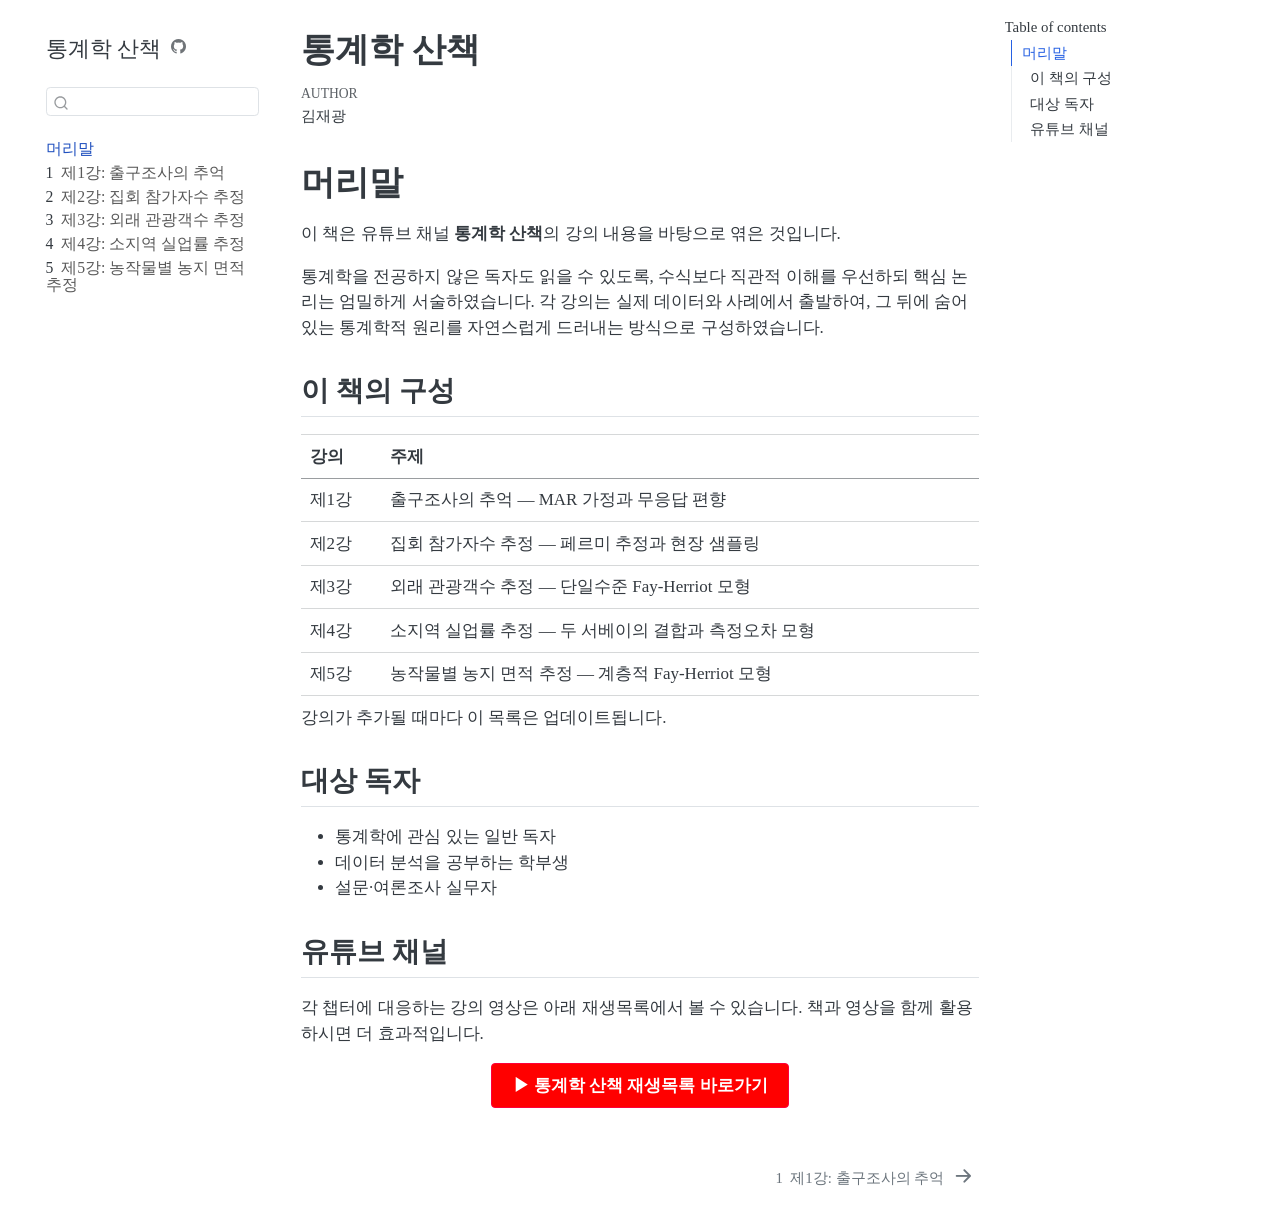
<file: docs/index.html>
<!DOCTYPE html>
<html xmlns="http://www.w3.org/1999/xhtml" lang="en" xml:lang="en"><head>

<meta charset="utf-8">
<meta name="generator" content="quarto-1.9.36">

<meta name="viewport" content="width=device-width, initial-scale=1.0, user-scalable=yes">

<meta name="author" content="김재광">

<title>통계학 산책</title>
<style>
/* Default styles provided by pandoc.
** See https://pandoc.org/MANUAL.html#variables-for-html for config info.
*/
code{white-space: pre-wrap;}
span.smallcaps{font-variant: small-caps;}
div.columns{display: flex; gap: min(4vw, 1.5em);}
div.column{flex: auto; overflow-x: auto;}
div.hanging-indent{margin-left: 1.5em; text-indent: -1.5em;}
ul.task-list{list-style: none;}
ul.task-list li input[type="checkbox"] {
  width: 0.8em;
  margin: 0 0.8em 0.2em -1em; /* quarto-specific, see https://github.com/quarto-dev/quarto-cli/issues/4556 */ 
  vertical-align: middle;
}
</style>


<script src="site_libs/quarto-nav/quarto-nav.js"></script>
<script src="site_libs/quarto-nav/headroom.min.js"></script>
<script src="site_libs/clipboard/clipboard.min.js"></script>
<script src="site_libs/quarto-search/autocomplete.umd.js"></script>
<script src="site_libs/quarto-search/fuse.min.js"></script>
<script src="site_libs/quarto-search/quarto-search.js"></script>
<meta name="quarto:offset" content="./">
<link href="./week1.html" rel="next">
<script src="site_libs/quarto-html/quarto.js" type="module"></script>
<script src="site_libs/quarto-html/tabsets/tabsets.js" type="module"></script>
<script src="site_libs/quarto-html/popper.min.js"></script>
<script src="site_libs/quarto-html/tippy.umd.min.js"></script>
<script src="site_libs/quarto-html/anchor.min.js"></script>
<link href="site_libs/quarto-html/tippy.css" rel="stylesheet">
<link href="site_libs/quarto-html/quarto-syntax-highlighting-a06763021a52c43c40a351ac8b799b8f.css" rel="stylesheet" id="quarto-text-highlighting-styles">
<script src="site_libs/bootstrap/bootstrap.min.js"></script>
<link href="site_libs/bootstrap/bootstrap-icons.css" rel="stylesheet">
<link href="site_libs/bootstrap/bootstrap-60285be937bdc84707718eef6d469735.min.css" rel="stylesheet" append-hash="true" id="quarto-bootstrap" data-mode="light">
<script id="quarto-search-options" type="application/json">{
  "location": "sidebar",
  "copy-button": false,
  "collapse-after": 3,
  "panel-placement": "start",
  "type": "textbox",
  "limit": 50,
  "keyboard-shortcut": [
    "f",
    "/",
    "s"
  ],
  "show-item-context": false,
  "language": {
    "search-no-results-text": "No results",
    "search-matching-documents-text": "matching documents",
    "search-copy-link-title": "Copy link to search",
    "search-hide-matches-text": "Hide additional matches",
    "search-more-match-text": "more match in this document",
    "search-more-matches-text": "more matches in this document",
    "search-clear-button-title": "Clear",
    "search-text-placeholder": "",
    "search-detached-cancel-button-title": "Cancel",
    "search-submit-button-title": "Submit",
    "search-label": "Search"
  }
}</script>


</head>

<body class="nav-sidebar floating quarto-light">

<div id="quarto-search-results"></div>
  <header id="quarto-header" class="headroom fixed-top">
  <nav class="quarto-secondary-nav">
    <div class="container-fluid d-flex">
      <button type="button" class="quarto-btn-toggle btn" data-bs-toggle="collapse" role="button" data-bs-target=".quarto-sidebar-collapse-item" aria-controls="quarto-sidebar" aria-expanded="false" aria-label="Toggle sidebar navigation" onclick="if (window.quartoToggleHeadroom) { window.quartoToggleHeadroom(); }">
        <i class="bi bi-layout-text-sidebar-reverse"></i>
      </button>
        <nav class="quarto-page-breadcrumbs" aria-label="breadcrumb"><ol class="breadcrumb"><li class="breadcrumb-item"><a href="./index.html">머리말</a></li></ol></nav>
        <a class="flex-grow-1" role="navigation" data-bs-toggle="collapse" data-bs-target=".quarto-sidebar-collapse-item" aria-controls="quarto-sidebar" aria-expanded="false" aria-label="Toggle sidebar navigation" onclick="if (window.quartoToggleHeadroom) { window.quartoToggleHeadroom(); }">      
        </a>
      <button type="button" class="btn quarto-search-button" aria-label="Search" onclick="window.quartoOpenSearch();">
        <i class="bi bi-search"></i>
      </button>
    </div>
  </nav>
</header>
<!-- content -->
<div id="quarto-content" class="quarto-container page-columns page-rows-contents page-layout-article">
<!-- sidebar -->
  <nav id="quarto-sidebar" class="sidebar collapse collapse-horizontal quarto-sidebar-collapse-item sidebar-navigation floating overflow-auto">
    <div class="pt-lg-2 mt-2 text-left sidebar-header">
    <div class="sidebar-title mb-0 py-0">
      <a href="./">통계학 산책</a> 
        <div class="sidebar-tools-main">
    <a href="https://github.com/kim00020/stat-story" title="Source Code" class="quarto-navigation-tool px-1" aria-label="Source Code"><i class="bi bi-github"></i></a>
</div>
    </div>
      </div>
        <div class="mt-2 flex-shrink-0 align-items-center">
        <div class="sidebar-search">
        <div id="quarto-search" class="" title="Search"></div>
        </div>
        </div>
    <div class="sidebar-menu-container"> 
    <ul class="list-unstyled mt-1">
        <li class="sidebar-item">
  <div class="sidebar-item-container"> 
  <a href="./index.html" class="sidebar-item-text sidebar-link active">
 <span class="menu-text">머리말</span></a>
  </div>
</li>
        <li class="sidebar-item">
  <div class="sidebar-item-container"> 
  <a href="./week1.html" class="sidebar-item-text sidebar-link">
 <span class="menu-text"><span class="chapter-number">1</span>&nbsp; <span class="chapter-title">제1강: 출구조사의 추억</span></span></a>
  </div>
</li>
        <li class="sidebar-item">
  <div class="sidebar-item-container"> 
  <a href="./week2.html" class="sidebar-item-text sidebar-link">
 <span class="menu-text"><span class="chapter-number">2</span>&nbsp; <span class="chapter-title">제2강: 집회 참가자수 추정</span></span></a>
  </div>
</li>
        <li class="sidebar-item">
  <div class="sidebar-item-container"> 
  <a href="./week3.html" class="sidebar-item-text sidebar-link">
 <span class="menu-text"><span class="chapter-number">3</span>&nbsp; <span class="chapter-title">제3강: 외래 관광객수 추정</span></span></a>
  </div>
</li>
        <li class="sidebar-item">
  <div class="sidebar-item-container"> 
  <a href="./week4.html" class="sidebar-item-text sidebar-link">
 <span class="menu-text"><span class="chapter-number">4</span>&nbsp; <span class="chapter-title">제4강: 소지역 실업률 추정</span></span></a>
  </div>
</li>
        <li class="sidebar-item">
  <div class="sidebar-item-container"> 
  <a href="./week5.html" class="sidebar-item-text sidebar-link">
 <span class="menu-text"><span class="chapter-number">5</span>&nbsp; <span class="chapter-title">제5강: 농작물별 농지 면적 추정</span></span></a>
  </div>
</li>
    </ul>
    </div>
</nav>
<div id="quarto-sidebar-glass" class="quarto-sidebar-collapse-item" data-bs-toggle="collapse" data-bs-target=".quarto-sidebar-collapse-item"></div>
<!-- margin-sidebar -->
    <div id="quarto-margin-sidebar" class="sidebar margin-sidebar">
        <nav id="TOC" role="doc-toc" class="toc-active">
    <h2 id="toc-title">Table of contents</h2>
   
  <ul>
  <li><a href="#머리말" id="toc-머리말" class="nav-link active" data-scroll-target="#머리말">머리말</a>
  <ul class="collapse">
  <li><a href="#이-책의-구성" id="toc-이-책의-구성" class="nav-link" data-scroll-target="#이-책의-구성">이 책의 구성</a></li>
  <li><a href="#대상-독자" id="toc-대상-독자" class="nav-link" data-scroll-target="#대상-독자">대상 독자</a></li>
  <li><a href="#유튜브-채널" id="toc-유튜브-채널" class="nav-link" data-scroll-target="#유튜브-채널">유튜브 채널</a></li>
  </ul></li>
  </ul>
</nav>
    </div>
<!-- main -->
<main class="content" id="quarto-document-content">

<header id="title-block-header" class="quarto-title-block default">
<div class="quarto-title">
<h1 class="title">통계학 산책</h1>
</div>



<div class="quarto-title-meta">

    <div>
    <div class="quarto-title-meta-heading">Author</div>
    <div class="quarto-title-meta-contents">
             <p>김재광 </p>
          </div>
  </div>
    
  
    
  </div>
  


</header>


<section id="머리말" class="level1 unnumbered">
<h1 class="unnumbered">머리말</h1>
<p>이 책은 유튜브 채널 <strong>통계학 산책</strong>의 강의 내용을 바탕으로 엮은 것입니다.</p>
<p>통계학을 전공하지 않은 독자도 읽을 수 있도록, 수식보다 직관적 이해를 우선하되 핵심 논리는 엄밀하게 서술하였습니다. 각 강의는 실제 데이터와 사례에서 출발하여, 그 뒤에 숨어 있는 통계학적 원리를 자연스럽게 드러내는 방식으로 구성하였습니다.</p>
<section id="이-책의-구성" class="level2 unnumbered">
<h2 class="unnumbered anchored" data-anchor-id="이-책의-구성">이 책의 구성</h2>
<table class="caption-top table">
<thead>
<tr class="header">
<th>강의</th>
<th>주제</th>
</tr>
</thead>
<tbody>
<tr class="odd">
<td>제1강</td>
<td>출구조사의 추억 — MAR 가정과 무응답 편향</td>
</tr>
<tr class="even">
<td>제2강</td>
<td>집회 참가자수 추정 — 페르미 추정과 현장 샘플링</td>
</tr>
<tr class="odd">
<td>제3강</td>
<td>외래 관광객수 추정 — 단일수준 Fay-Herriot 모형</td>
</tr>
<tr class="even">
<td>제4강</td>
<td>소지역 실업률 추정 — 두 서베이의 결합과 측정오차 모형</td>
</tr>
<tr class="odd">
<td>제5강</td>
<td>농작물별 농지 면적 추정 — 계층적 Fay-Herriot 모형</td>
</tr>
</tbody>
</table>
<p>강의가 추가될 때마다 이 목록은 업데이트됩니다.</p>
</section>
<section id="대상-독자" class="level2 unnumbered">
<h2 class="unnumbered anchored" data-anchor-id="대상-독자">대상 독자</h2>
<ul>
<li>통계학에 관심 있는 일반 독자</li>
<li>데이터 분석을 공부하는 학부생</li>
<li>설문·여론조사 실무자</li>
</ul>
</section>
<section id="유튜브-채널" class="level2 unnumbered">
<h2 class="unnumbered anchored" data-anchor-id="유튜브-채널">유튜브 채널</h2>
<p>각 챕터에 대응하는 강의 영상은 아래 재생목록에서 볼 수 있습니다. 책과 영상을 함께 활용하시면 더 효과적입니다.</p>
<div style="text-align: center; margin: 1em 0;">
<p><a href="https://youtube.com/playlist?list=PLpX4d5n0gRfQe0RpCR-jH8b4o0iHPeXaa&amp;si=4MVFil9Cb7rMbr6n" class="btn btn-danger" target="_blank" style="background-color: #FF0000; color: white; padding: 0.5em 1.2em; border-radius: 4px; text-decoration: none; font-weight: bold;">▶ 통계학 산책 재생목록 바로가기</a></p>
</div>


</section>
</section>

</main> <!-- /main -->
<script id="quarto-html-after-body" type="application/javascript">
  window.document.addEventListener("DOMContentLoaded", function (event) {
    const icon = "";
    const anchorJS = new window.AnchorJS();
    anchorJS.options = {
      placement: 'right',
      icon: icon
    };
    anchorJS.add('.anchored');
    const isCodeAnnotation = (el) => {
      for (const clz of el.classList) {
        if (clz.startsWith('code-annotation-')) {                     
          return true;
        }
      }
      return false;
    }
    const onCopySuccess = function(e) {
      // button target
      const button = e.trigger;
      // don't keep focus
      button.blur();
      // flash "checked"
      button.classList.add('code-copy-button-checked');
      var currentTitle = button.getAttribute("title");
      button.setAttribute("title", "Copied!");
      let tooltip;
      if (window.bootstrap) {
        button.setAttribute("data-bs-toggle", "tooltip");
        button.setAttribute("data-bs-placement", "left");
        button.setAttribute("data-bs-title", "Copied!");
        tooltip = new bootstrap.Tooltip(button, 
          { trigger: "manual", 
            customClass: "code-copy-button-tooltip",
            offset: [0, -8]});
        tooltip.show();    
      }
      setTimeout(function() {
        if (tooltip) {
          tooltip.hide();
          button.removeAttribute("data-bs-title");
          button.removeAttribute("data-bs-toggle");
          button.removeAttribute("data-bs-placement");
        }
        button.setAttribute("title", currentTitle);
        button.classList.remove('code-copy-button-checked');
      }, 1000);
      // clear code selection
      e.clearSelection();
    }
    const getTextToCopy = function(trigger) {
      const outerScaffold = trigger.parentElement.cloneNode(true);
      const codeEl = outerScaffold.querySelector('code');
      for (const childEl of codeEl.children) {
        if (isCodeAnnotation(childEl)) {
          childEl.remove();
        }
      }
      return codeEl.innerText;
    }
    const clipboard = new window.ClipboardJS('.code-copy-button:not([data-in-quarto-modal])', {
      text: getTextToCopy
    });
    clipboard.on('success', onCopySuccess);
    if (window.document.getElementById('quarto-embedded-source-code-modal')) {
      const clipboardModal = new window.ClipboardJS('.code-copy-button[data-in-quarto-modal]', {
        text: getTextToCopy,
        container: window.document.getElementById('quarto-embedded-source-code-modal')
      });
      clipboardModal.on('success', onCopySuccess);
    }
      var localhostRegex = new RegExp(/^(?:http|https):\/\/localhost\:?[0-9]*\//);
      var mailtoRegex = new RegExp(/^mailto:/);
        var filterRegex = new RegExp('/' + window.location.host + '/');
      var isInternal = (href) => {
          return filterRegex.test(href) || localhostRegex.test(href) || mailtoRegex.test(href);
      }
      // Inspect non-navigation links and adorn them if external
     var links = window.document.querySelectorAll('a[href]:not(.nav-link):not(.navbar-brand):not(.toc-action):not(.sidebar-link):not(.sidebar-item-toggle):not(.pagination-link):not(.no-external):not([aria-hidden]):not(.dropdown-item):not(.quarto-navigation-tool):not(.about-link)');
      for (var i=0; i<links.length; i++) {
        const link = links[i];
        if (!isInternal(link.href)) {
          // undo the damage that might have been done by quarto-nav.js in the case of
          // links that we want to consider external
          if (link.dataset.originalHref !== undefined) {
            link.href = link.dataset.originalHref;
          }
        }
      }
    function tippyHover(el, contentFn, onTriggerFn, onUntriggerFn) {
      const config = {
        allowHTML: true,
        maxWidth: 500,
        delay: 100,
        arrow: false,
        appendTo: function(el) {
            return el.parentElement;
        },
        interactive: true,
        interactiveBorder: 10,
        theme: 'quarto',
        placement: 'bottom-start',
      };
      if (contentFn) {
        config.content = contentFn;
      }
      if (onTriggerFn) {
        config.onTrigger = onTriggerFn;
      }
      if (onUntriggerFn) {
        config.onUntrigger = onUntriggerFn;
      }
      window.tippy(el, config); 
    }
    const noterefs = window.document.querySelectorAll('a[role="doc-noteref"]');
    for (var i=0; i<noterefs.length; i++) {
      const ref = noterefs[i];
      tippyHover(ref, function() {
        // use id or data attribute instead here
        let href = ref.getAttribute('data-footnote-href') || ref.getAttribute('href');
        try { href = new URL(href).hash; } catch {}
        const id = href.replace(/^#\/?/, "");
        const note = window.document.getElementById(id);
        if (note) {
          return note.innerHTML;
        } else {
          return "";
        }
      });
    }
    const xrefs = window.document.querySelectorAll('a.quarto-xref');
    const processXRef = (id, note) => {
      // Strip column container classes
      const stripColumnClz = (el) => {
        el.classList.remove("page-full", "page-columns");
        if (el.children) {
          for (const child of el.children) {
            stripColumnClz(child);
          }
        }
      }
      stripColumnClz(note)
      if (id === null || id.startsWith('sec-')) {
        // Special case sections, only their first couple elements
        const container = document.createElement("div");
        if (note.children && note.children.length > 2) {
          container.appendChild(note.children[0].cloneNode(true));
          for (let i = 1; i < note.children.length; i++) {
            const child = note.children[i];
            if (child.tagName === "P" && child.innerText === "") {
              continue;
            } else {
              container.appendChild(child.cloneNode(true));
              break;
            }
          }
          if (window.Quarto?.typesetMath) {
            window.Quarto.typesetMath(container);
          }
          return container.innerHTML
        } else {
          if (window.Quarto?.typesetMath) {
            window.Quarto.typesetMath(note);
          }
          return note.innerHTML;
        }
      } else {
        // Remove any anchor links if they are present
        const anchorLink = note.querySelector('a.anchorjs-link');
        if (anchorLink) {
          anchorLink.remove();
        }
        if (window.Quarto?.typesetMath) {
          window.Quarto.typesetMath(note);
        }
        if (note.classList.contains("callout")) {
          return note.outerHTML;
        } else {
          return note.innerHTML;
        }
      }
    }
    for (var i=0; i<xrefs.length; i++) {
      const xref = xrefs[i];
      tippyHover(xref, undefined, function(instance) {
        instance.disable();
        let url = xref.getAttribute('href');
        let hash = undefined; 
        if (url.startsWith('#')) {
          hash = url;
        } else {
          try { hash = new URL(url).hash; } catch {}
        }
        if (hash) {
          const id = hash.replace(/^#\/?/, "");
          const note = window.document.getElementById(id);
          if (note !== null) {
            try {
              const html = processXRef(id, note.cloneNode(true));
              instance.setContent(html);
            } finally {
              instance.enable();
              instance.show();
            }
          } else {
            // See if we can fetch this
            fetch(url.split('#')[0])
            .then(res => res.text())
            .then(html => {
              const parser = new DOMParser();
              const htmlDoc = parser.parseFromString(html, "text/html");
              const note = htmlDoc.getElementById(id);
              if (note !== null) {
                const html = processXRef(id, note);
                instance.setContent(html);
              } 
            }).finally(() => {
              instance.enable();
              instance.show();
            });
          }
        } else {
          // See if we can fetch a full url (with no hash to target)
          // This is a special case and we should probably do some content thinning / targeting
          fetch(url)
          .then(res => res.text())
          .then(html => {
            const parser = new DOMParser();
            const htmlDoc = parser.parseFromString(html, "text/html");
            const note = htmlDoc.querySelector('main.content');
            if (note !== null) {
              // This should only happen for chapter cross references
              // (since there is no id in the URL)
              // remove the first header
              if (note.children.length > 0 && note.children[0].tagName === "HEADER") {
                note.children[0].remove();
              }
              const html = processXRef(null, note);
              instance.setContent(html);
            } 
          }).finally(() => {
            instance.enable();
            instance.show();
          });
        }
      }, function(instance) {
      });
    }
        let selectedAnnoteEl;
        const selectorForAnnotation = ( cell, annotation) => {
          let cellAttr = 'data-code-cell="' + cell + '"';
          let lineAttr = 'data-code-annotation="' +  annotation + '"';
          const selector = 'span[' + cellAttr + '][' + lineAttr + ']';
          return selector;
        }
        const selectCodeLines = (annoteEl) => {
          const doc = window.document;
          const targetCell = annoteEl.getAttribute("data-target-cell");
          const targetAnnotation = annoteEl.getAttribute("data-target-annotation");
          const annoteSpan = window.document.querySelector(selectorForAnnotation(targetCell, targetAnnotation));
          const lines = annoteSpan.getAttribute("data-code-lines").split(",");
          const lineIds = lines.map((line) => {
            return targetCell + "-" + line;
          })
          let top = null;
          let height = null;
          let parent = null;
          if (lineIds.length > 0) {
              //compute the position of the single el (top and bottom and make a div)
              const el = window.document.getElementById(lineIds[0]);
              top = el.offsetTop;
              height = el.offsetHeight;
              parent = el.parentElement.parentElement;
            if (lineIds.length > 1) {
              const lastEl = window.document.getElementById(lineIds[lineIds.length - 1]);
              const bottom = lastEl.offsetTop + lastEl.offsetHeight;
              height = bottom - top;
            }
            if (top !== null && height !== null && parent !== null) {
              // cook up a div (if necessary) and position it 
              let div = window.document.getElementById("code-annotation-line-highlight");
              if (div === null) {
                div = window.document.createElement("div");
                div.setAttribute("id", "code-annotation-line-highlight");
                div.style.position = 'absolute';
                parent.appendChild(div);
              }
              div.style.top = top - 2 + "px";
              div.style.height = height + 4 + "px";
              div.style.left = 0;
              let gutterDiv = window.document.getElementById("code-annotation-line-highlight-gutter");
              if (gutterDiv === null) {
                gutterDiv = window.document.createElement("div");
                gutterDiv.setAttribute("id", "code-annotation-line-highlight-gutter");
                gutterDiv.style.position = 'absolute';
                const codeCell = window.document.getElementById(targetCell);
                const gutter = codeCell.querySelector('.code-annotation-gutter');
                gutter.appendChild(gutterDiv);
              }
              gutterDiv.style.top = top - 2 + "px";
              gutterDiv.style.height = height + 4 + "px";
            }
            selectedAnnoteEl = annoteEl;
          }
        };
        const unselectCodeLines = () => {
          const elementsIds = ["code-annotation-line-highlight", "code-annotation-line-highlight-gutter"];
          elementsIds.forEach((elId) => {
            const div = window.document.getElementById(elId);
            if (div) {
              div.remove();
            }
          });
          selectedAnnoteEl = undefined;
        };
          // Handle positioning of the toggle
      window.addEventListener(
        "resize",
        throttle(() => {
          elRect = undefined;
          if (selectedAnnoteEl) {
            selectCodeLines(selectedAnnoteEl);
          }
        }, 10)
      );
      function throttle(fn, ms) {
      let throttle = false;
      let timer;
        return (...args) => {
          if(!throttle) { // first call gets through
              fn.apply(this, args);
              throttle = true;
          } else { // all the others get throttled
              if(timer) clearTimeout(timer); // cancel #2
              timer = setTimeout(() => {
                fn.apply(this, args);
                timer = throttle = false;
              }, ms);
          }
        };
      }
        // Attach click handler to the DT
        const annoteDls = window.document.querySelectorAll('dt[data-target-cell]');
        for (const annoteDlNode of annoteDls) {
          annoteDlNode.addEventListener('click', (event) => {
            const clickedEl = event.target;
            if (clickedEl !== selectedAnnoteEl) {
              unselectCodeLines();
              const activeEl = window.document.querySelector('dt[data-target-cell].code-annotation-active');
              if (activeEl) {
                activeEl.classList.remove('code-annotation-active');
              }
              selectCodeLines(clickedEl);
              clickedEl.classList.add('code-annotation-active');
            } else {
              // Unselect the line
              unselectCodeLines();
              clickedEl.classList.remove('code-annotation-active');
            }
          });
        }
    const findCites = (el) => {
      const parentEl = el.parentElement;
      if (parentEl) {
        const cites = parentEl.dataset.cites;
        if (cites) {
          return {
            el,
            cites: cites.split(' ')
          };
        } else {
          return findCites(el.parentElement)
        }
      } else {
        return undefined;
      }
    };
    var bibliorefs = window.document.querySelectorAll('a[role="doc-biblioref"]');
    for (var i=0; i<bibliorefs.length; i++) {
      const ref = bibliorefs[i];
      const citeInfo = findCites(ref);
      if (citeInfo) {
        tippyHover(citeInfo.el, function() {
          var popup = window.document.createElement('div');
          citeInfo.cites.forEach(function(cite) {
            var citeDiv = window.document.createElement('div');
            citeDiv.classList.add('hanging-indent');
            citeDiv.classList.add('csl-entry');
            var biblioDiv = window.document.getElementById('ref-' + cite);
            if (biblioDiv) {
              citeDiv.innerHTML = biblioDiv.innerHTML;
            }
            popup.appendChild(citeDiv);
          });
          return popup.innerHTML;
        });
      }
    }
  });
  </script>
<nav class="page-navigation">
  <div class="nav-page nav-page-previous">
  </div>
  <div class="nav-page nav-page-next">
      <a href="./week1.html" class="pagination-link" aria-label="제1강: 출구조사의 추억">
        <span class="nav-page-text"><span class="chapter-number">1</span>&nbsp; <span class="chapter-title">제1강: 출구조사의 추억</span></span> <i class="bi bi-arrow-right-short"></i>
      </a>
  </div>
</nav>
</div> <!-- /content -->




</body></html>
</file>
<file: docs/site_libs/quarto-html/tippy.css>
.tippy-box[data-animation=fade][data-state=hidden]{opacity:0}[data-tippy-root]{max-width:calc(100vw - 10px)}.tippy-box{position:relative;background-color:#333;color:#fff;border-radius:4px;font-size:14px;line-height:1.4;white-space:normal;outline:0;transition-property:transform,visibility,opacity}.tippy-box[data-placement^=top]>.tippy-arrow{bottom:0}.tippy-box[data-placement^=top]>.tippy-arrow:before{bottom:-7px;left:0;border-width:8px 8px 0;border-top-color:initial;transform-origin:center top}.tippy-box[data-placement^=bottom]>.tippy-arrow{top:0}.tippy-box[data-placement^=bottom]>.tippy-arrow:before{top:-7px;left:0;border-width:0 8px 8px;border-bottom-color:initial;transform-origin:center bottom}.tippy-box[data-placement^=left]>.tippy-arrow{right:0}.tippy-box[data-placement^=left]>.tippy-arrow:before{border-width:8px 0 8px 8px;border-left-color:initial;right:-7px;transform-origin:center left}.tippy-box[data-placement^=right]>.tippy-arrow{left:0}.tippy-box[data-placement^=right]>.tippy-arrow:before{left:-7px;border-width:8px 8px 8px 0;border-right-color:initial;transform-origin:center right}.tippy-box[data-inertia][data-state=visible]{transition-timing-function:cubic-bezier(.54,1.5,.38,1.11)}.tippy-arrow{width:16px;height:16px;color:#333}.tippy-arrow:before{content:"";position:absolute;border-color:transparent;border-style:solid}.tippy-content{position:relative;padding:5px 9px;z-index:1}
</file>
<file: docs/site_libs/quarto-html/quarto-syntax-highlighting-a06763021a52c43c40a351ac8b799b8f.css>
/* quarto syntax highlight colors */
:root {
  --quarto-hl-al-color: #ff5555;
  --quarto-hl-an-color: #6a737d;
  --quarto-hl-at-color: #d73a49;
  --quarto-hl-bn-color: #005cc5;
  --quarto-hl-bu-color: #d73a49;
  --quarto-hl-ch-color: #032f62;
  --quarto-hl-co-color: #6a737d;
  --quarto-hl-cv-color: #6a737d;
  --quarto-hl-cn-color: #005cc5;
  --quarto-hl-cf-color: #d73a49;
  --quarto-hl-dt-color: #d73a49;
  --quarto-hl-dv-color: #005cc5;
  --quarto-hl-do-color: #6a737d;
  --quarto-hl-er-color: #ff5555;
  --quarto-hl-ex-color: #d73a49;
  --quarto-hl-fl-color: #005cc5;
  --quarto-hl-fu-color: #6f42c1;
  --quarto-hl-im-color: #032f62;
  --quarto-hl-in-color: #6a737d;
  --quarto-hl-kw-color: #d73a49;
  --quarto-hl-op-color: #24292e;
  --quarto-hl-pp-color: #d73a49;
  --quarto-hl-re-color: #6a737d;
  --quarto-hl-sc-color: #005cc5;
  --quarto-hl-ss-color: #032f62;
  --quarto-hl-st-color: #032f62;
  --quarto-hl-va-color: #e36209;
  --quarto-hl-vs-color: #032f62;
  --quarto-hl-wa-color: #ff5555;
}

/* other quarto variables */
:root {
  --quarto-font-monospace: SFMono-Regular, Menlo, Monaco, Consolas, "Liberation Mono", "Courier New", monospace;
}

/* syntax highlight based on Pandoc's rules */
pre > code.sourceCode > span {
  color: #24292e;
}

code.sourceCode > span {
  color: #24292e;
}

div.sourceCode,
div.sourceCode pre.sourceCode {
  color: #24292e;
}

/* Normal */
code span {
  color: #24292e;
}

/* Alert */
code span.al {
  font-weight: bold;
  color: #ff5555;
}

/* Annotation */
code span.an {
  color: #6a737d;
}

/* Attribute */
code span.at {
  color: #d73a49;
}

/* BaseN */
code span.bn {
  color: #005cc5;
}

/* BuiltIn */
code span.bu {
  color: #d73a49;
}

/* ControlFlow */
code span.cf {
  color: #d73a49;
}

/* Char */
code span.ch {
  color: #032f62;
}

/* Constant */
code span.cn {
  color: #005cc5;
}

/* Comment */
code span.co {
  color: #6a737d;
}

/* CommentVar */
code span.cv {
  color: #6a737d;
}

/* Documentation */
code span.do {
  color: #6a737d;
}

/* DataType */
code span.dt {
  color: #d73a49;
}

/* DecVal */
code span.dv {
  color: #005cc5;
}

/* Error */
code span.er {
  color: #ff5555;
  text-decoration: underline;
}

/* Extension */
code span.ex {
  font-weight: bold;
  color: #d73a49;
}

/* Float */
code span.fl {
  color: #005cc5;
}

/* Function */
code span.fu {
  color: #6f42c1;
}

/* Import */
code span.im {
  color: #032f62;
}

/* Information */
code span.in {
  color: #6a737d;
}

/* Keyword */
code span.kw {
  color: #d73a49;
}

/* Operator */
code span.op {
  color: #24292e;
}

/* Preprocessor */
code span.pp {
  color: #d73a49;
}

/* RegionMarker */
code span.re {
  color: #6a737d;
}

/* SpecialChar */
code span.sc {
  color: #005cc5;
}

/* SpecialString */
code span.ss {
  color: #032f62;
}

/* String */
code span.st {
  color: #032f62;
}

/* Variable */
code span.va {
  color: #e36209;
}

/* VerbatimString */
code span.vs {
  color: #032f62;
}

/* Warning */
code span.wa {
  color: #ff5555;
}

.prevent-inlining {
  content: "</";
}

/*# sourceMappingURL=46e398abf449b319388f84d8d856e60b.css.map */
</file>
